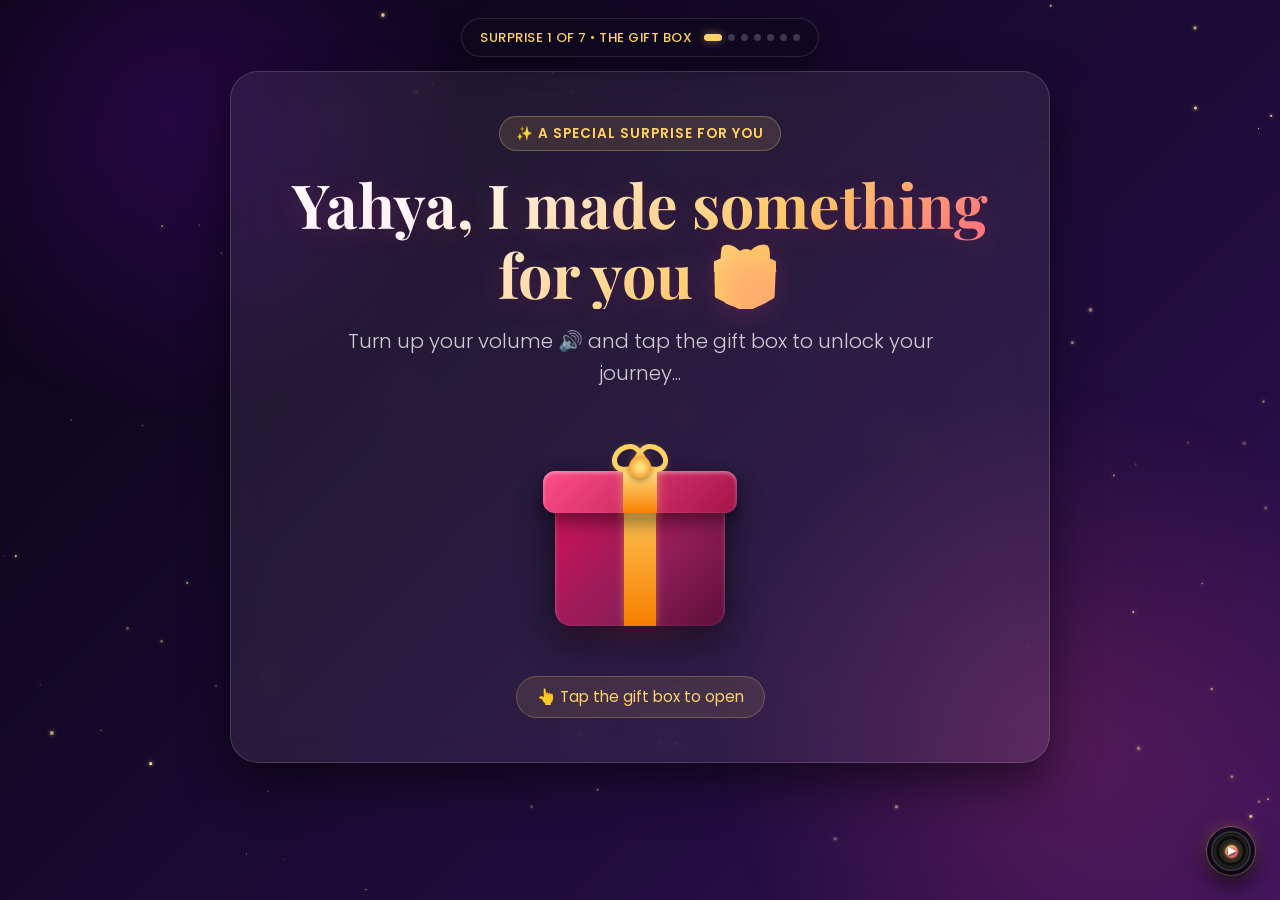
<file: index.html>
<!DOCTYPE html>
<html lang="en">
<head>
  <meta charset="UTF-8">
  <meta name="viewport" content="width=device-width, initial-scale=1.0">
  <title>A Gift For Yahya 🎁</title>
  
  <!-- Google Fonts -->
  <link rel="preconnect" href="https://fonts.googleapis.com">
  <link rel="preconnect" href="https://fonts.gstatic.com" crossorigin>
  <link href="https://fonts.googleapis.com/css2?family=Dancing+Script:wght@600;700&family=Playfair+Display:ital,wght@0,600;0,700;1,600&family=Poppins:wght@300;400;500;600;700&display=swap" rel="stylesheet">
  
  <!-- Shared Stylesheet -->
  <link rel="stylesheet" href="style.css">
</head>
<body>

  <!-- Progress Bar (1 of 7) -->
  <header class="progress-header">
    <span class="progress-step-text">Surprise 1 of 7 • The Gift Box</span>
    <div class="progress-dots">
      <span class="progress-dot active"></span>
      <span class="progress-dot"></span>
      <span class="progress-dot"></span>
      <span class="progress-dot"></span>
      <span class="progress-dot"></span>
      <span class="progress-dot"></span>
      <span class="progress-dot"></span>
    </div>
  </header>

  <!-- Page Content -->
  <main class="page-wrapper">
    <div class="content-container">
      <div class="glass-card">
        <span class="tag-badge">✨ A Special Surprise For You</span>
        <h1 class="title-display"><span class="friend-name">Yahya</span>, I made something for you 🎁</h1>
        <p class="subtitle">Turn up your volume 🔊 and tap the gift box to unlock your journey...</p>

        <!-- 3D Interactive Gift Box -->
        <div class="gift-box-section">
          <div class="gift-wrapper" id="gift-box-wrapper" title="Tap to Open!">
            <div class="gift-glow"></div>
            <div class="gift-lid">
              <div class="gift-bow">
                <div class="bow-loop-left"></div>
                <div class="bow-loop-right"></div>
                <div class="bow-knot"></div>
              </div>
            </div>
            <div class="gift-body"></div>
          </div>
        </div>

        <div class="gift-tap-hint" id="gift-hint-text">
          <span>👆 Tap the gift box to open</span>
        </div>
      </div>
    </div>
  </main>

  <!-- Shared Controller Script -->
  <script src="script.js"></script>
</body>
</html>
</file>
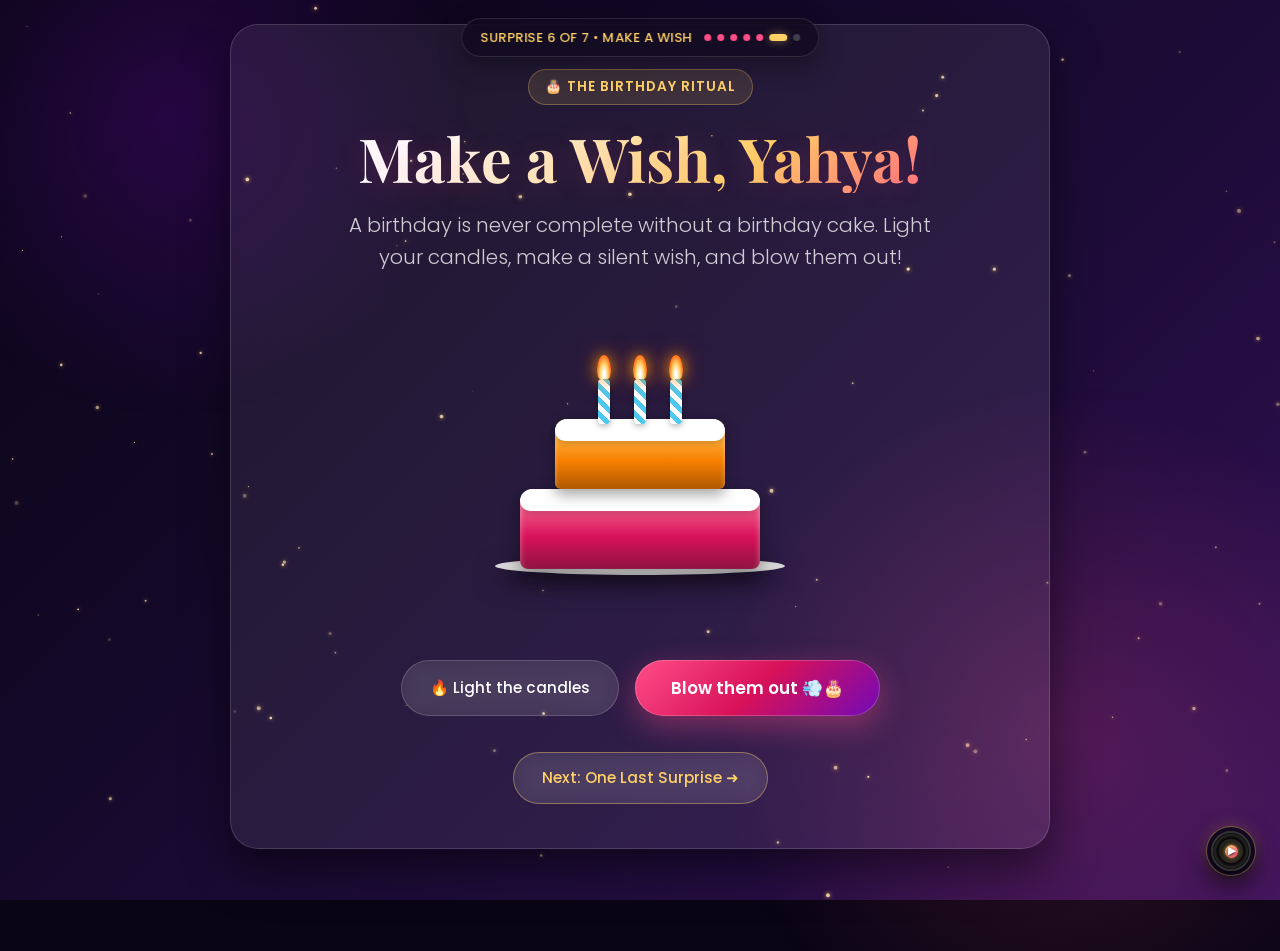
<file: cake.html>
<!DOCTYPE html>
<html lang="en">
<head>
  <meta charset="UTF-8">
  <meta name="viewport" content="width=device-width, initial-scale=1.0">
  <title>Make a Wish, Yahya! 🎂</title>
  
  <!-- Google Fonts -->
  <link rel="preconnect" href="https://fonts.googleapis.com">
  <link rel="preconnect" href="https://fonts.gstatic.com" crossorigin>
  <link href="https://fonts.googleapis.com/css2?family=Dancing+Script:wght@600;700&family=Playfair+Display:ital,wght@0,600;0,700;1,600&family=Poppins:wght@300;400;500;600;700&display=swap" rel="stylesheet">
  
  <!-- Shared Stylesheet -->
  <link rel="stylesheet" href="style.css">
</head>
<body>

  <!-- Progress Bar (6 of 7) -->
  <header class="progress-header">
    <span class="progress-step-text">Surprise 6 of 7 • Make a Wish</span>
    <div class="progress-dots">
      <span class="progress-dot completed"></span>
      <span class="progress-dot completed"></span>
      <span class="progress-dot completed"></span>
      <span class="progress-dot completed"></span>
      <span class="progress-dot completed"></span>
      <span class="progress-dot active"></span>
      <span class="progress-dot"></span>
    </div>
  </header>

  <!-- Page Content -->
  <main class="page-wrapper">
    <div class="content-container">
      <div class="glass-card">
        <span class="tag-badge">🎂 The Birthday Ritual</span>
        <h1 class="title-display">Make a Wish, <span class="friend-name">Yahya</span>!</h1>
        <p class="subtitle">A birthday is never complete without a birthday cake. Light your candles, make a silent wish, and blow them out!</p>

        <!-- Interactive Birthday Cake -->
        <div class="cake-scene">
          <div class="cake-container">
            <!-- Candles Row -->
            <div class="candles-row">
              <!-- Candle 1 -->
              <div class="candle">
                <div class="candle-wick"></div>
                <div class="candle-flame lit"></div>
              </div>
              <!-- Candle 2 -->
              <div class="candle">
                <div class="candle-wick"></div>
                <div class="candle-flame lit"></div>
              </div>
              <!-- Candle 3 -->
              <div class="candle">
                <div class="candle-wick"></div>
                <div class="candle-flame lit"></div>
              </div>
            </div>

            <!-- Top Cake Tier -->
            <div class="cake-tier-top">
              <div class="cake-frosting"></div>
            </div>

            <!-- Bottom Cake Tier -->
            <div class="cake-tier-bottom">
              <div class="cake-frosting"></div>
            </div>

            <!-- Plate -->
            <div class="cake-plate"></div>
          </div>
        </div>

        <!-- Action Buttons -->
        <div class="cake-actions">
          <button id="btn-light-candles" class="btn-secondary" type="button">
            🔥 Light the candles
          </button>
          <button id="btn-blow-candles" class="btn-primary" type="button">
            Blow them out 💨🎂
          </button>
        </div>

        <!-- Next Button -->
        <div style="margin-top: 36px;">
          <a href="final.html" class="btn-secondary" style="border-color: rgba(255, 209, 102, 0.4); color: var(--accent-gold);">
            Next: One Last Surprise ➜
          </a>
        </div>
      </div>
    </div>
  </main>

  <!-- Wish Popup Modal -->
  <div class="wish-popup" id="wish-popup" role="dialog" aria-modal="true">
    <div class="wish-card">
      <div class="wish-icon">🌟</div>
      <h2 class="title-display" style="font-size: 2.2rem; margin-bottom: 12px;">Wish Granted!</h2>
      <p style="font-size: 1.15rem; color: #ffffff; line-height: 1.6; margin-bottom: 24px;">
        May every single dream, ambition, and goal you’ve set your eyes on turn into reality this year, <strong class="friend-name">Yahya</strong>! You are destined for greatness, my brother! 🚀
      </p>
      <div style="display: flex; gap: 12px; justify-content: center; flex-wrap: wrap;">
        <button id="btn-close-wish" class="btn-secondary" type="button">
          Keep Enjoying Cake 🍰
        </button>
        <a href="final.html" class="btn-primary">
          See Grand Finale 🎆 ➜
        </a>
      </div>
    </div>
  </div>

  <!-- Shared Controller Script -->
  <script src="script.js"></script>
</body>
</html>
</file>
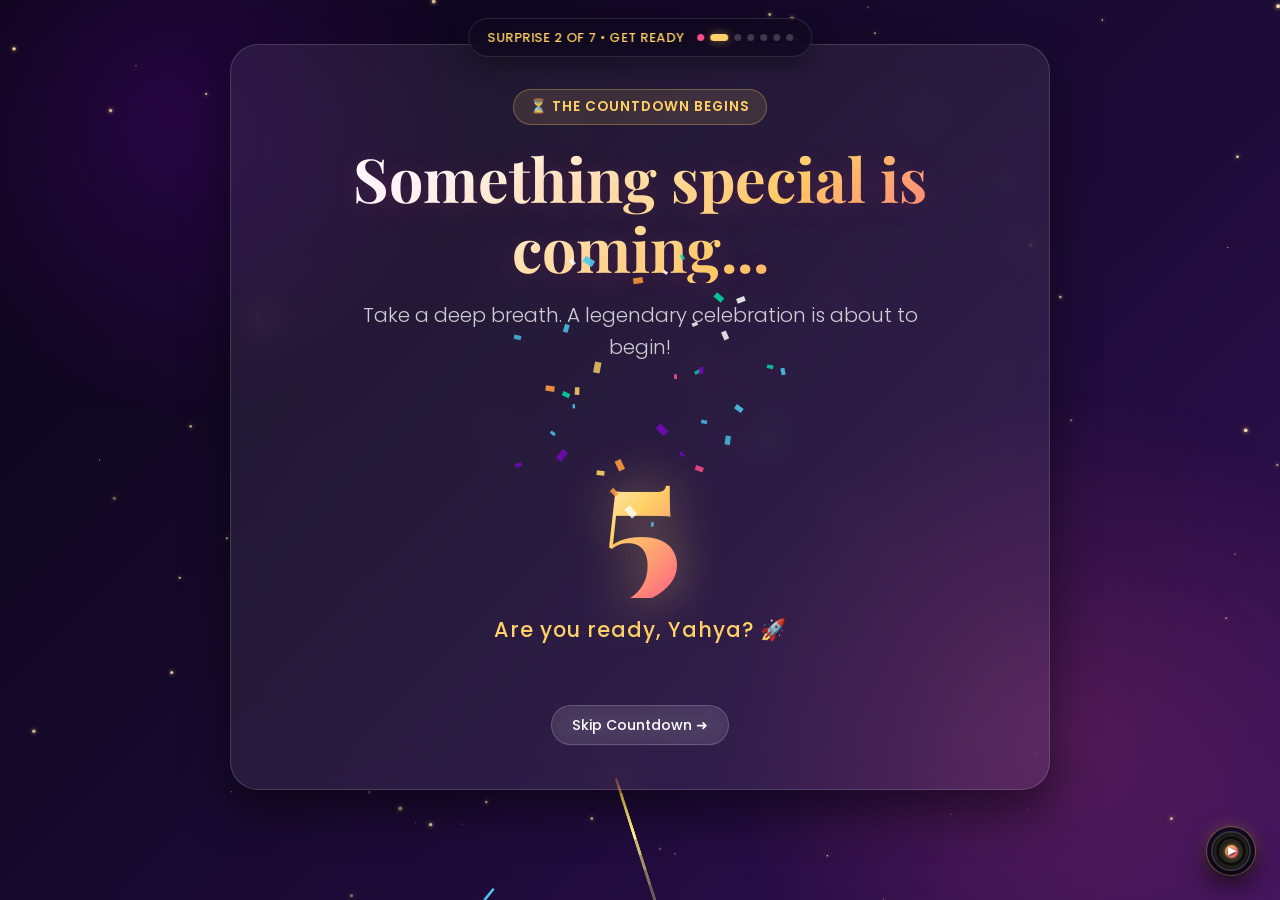
<file: countdown.html>
<!DOCTYPE html>
<html lang="en">
<head>
  <meta charset="UTF-8">
  <meta name="viewport" content="width=device-width, initial-scale=1.0">
  <title>Get Ready, Yahya! ⏳</title>
  
  <!-- Google Fonts -->
  <link rel="preconnect" href="https://fonts.googleapis.com">
  <link rel="preconnect" href="https://fonts.gstatic.com" crossorigin>
  <link href="https://fonts.googleapis.com/css2?family=Dancing+Script:wght@600;700&family=Playfair+Display:ital,wght@0,600;0,700;1,600&family=Poppins:wght@300;400;500;600;700&display=swap" rel="stylesheet">
  
  <!-- Shared Stylesheet -->
  <link rel="stylesheet" href="style.css">
  <style>
    #countdown-canvas {
      position: fixed;
      top: 0;
      left: 0;
      width: 100%;
      height: 100%;
      pointer-events: none;
      z-index: 1;
    }
  </style>
</head>
<body>

  <!-- Fireworks Canvas -->
  <canvas id="countdown-canvas"></canvas>

  <!-- Progress Bar (2 of 7) -->
  <header class="progress-header">
    <span class="progress-step-text">Surprise 2 of 7 • Get Ready</span>
    <div class="progress-dots">
      <span class="progress-dot completed"></span>
      <span class="progress-dot active"></span>
      <span class="progress-dot"></span>
      <span class="progress-dot"></span>
      <span class="progress-dot"></span>
      <span class="progress-dot"></span>
      <span class="progress-dot"></span>
    </div>
  </header>

  <!-- Page Content -->
  <main class="page-wrapper">
    <div class="content-container">
      <div class="glass-card">
        <span class="tag-badge">⏳ The Countdown Begins</span>
        <h1 class="title-display">Something special is coming...</h1>
        <p class="subtitle">Take a deep breath. A legendary celebration is about to begin!</p>

        <!-- Big Countdown Number -->
        <div class="countdown-box">
          <div class="countdown-number" id="countdown-num">5</div>
          <div class="countdown-message" id="countdown-msg">Are you ready, Yahya? 🚀</div>
        </div>

        <div>
          <a href="wish.html" class="btn-secondary" style="font-size: 0.88rem; padding: 8px 20px;">
            Skip Countdown ➜
          </a>
        </div>
      </div>
    </div>
  </main>

  <!-- Shared Controller Script -->
  <script src="script.js"></script>
</body>
</html>
</file>
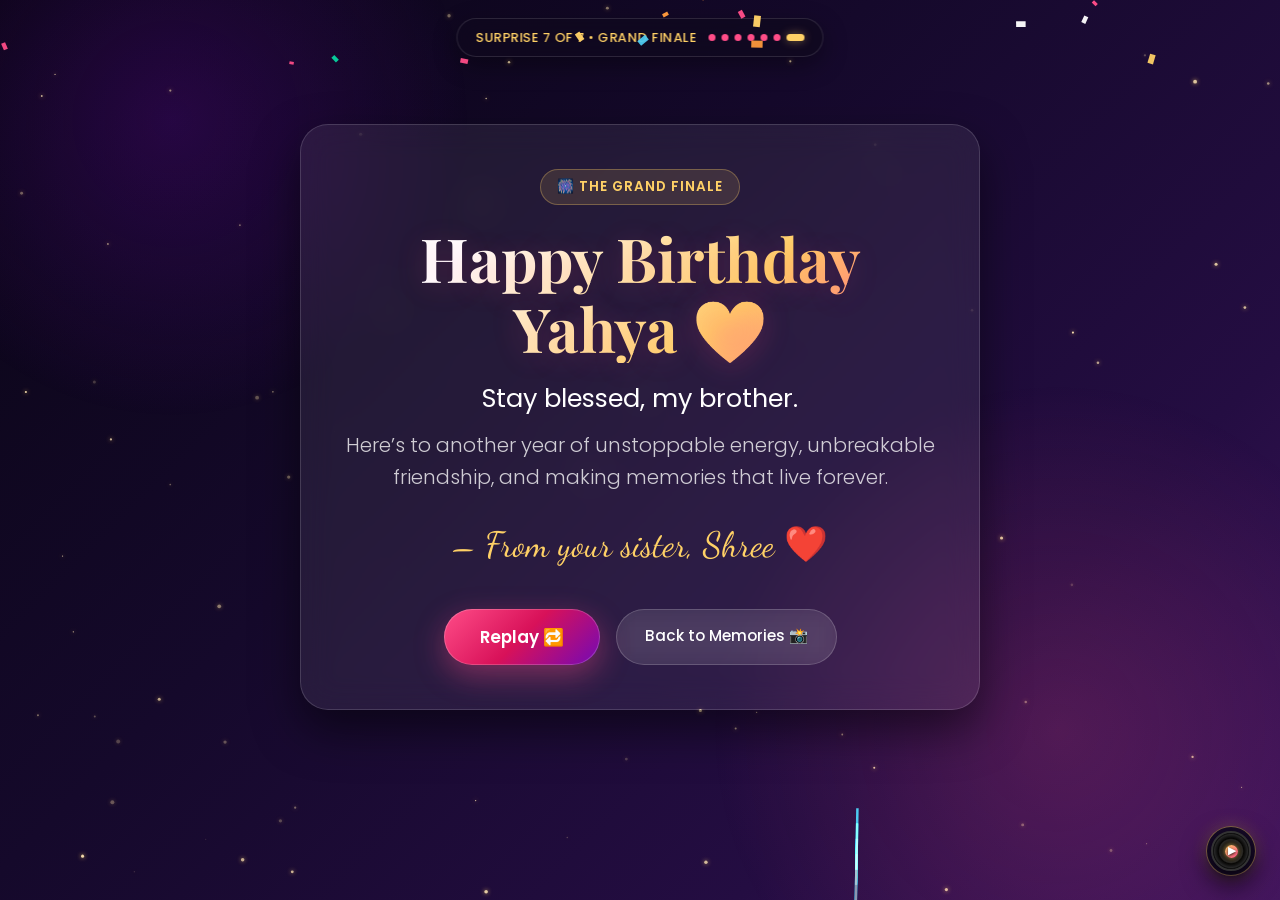
<file: final.html>
<!DOCTYPE html>
<html lang="en">
<head>
  <meta charset="UTF-8">
  <meta name="viewport" content="width=device-width, initial-scale=1.0">
  <title>One Last Surprise, Yahya ❤️</title>
  
  <!-- Google Fonts -->
  <link rel="preconnect" href="https://fonts.googleapis.com">
  <link rel="preconnect" href="https://fonts.gstatic.com" crossorigin>
  <link href="https://fonts.googleapis.com/css2?family=Dancing+Script:wght@600;700&family=Playfair+Display:ital,wght@0,600;0,700;1,600&family=Poppins:wght@300;400;500;600;700&display=swap" rel="stylesheet">
  
  <!-- Shared Stylesheet -->
  <link rel="stylesheet" href="style.css">
</head>
<body>

  <!-- Fullscreen Fireworks Canvas -->
  <canvas id="finale-canvas"></canvas>

  <!-- Progress Bar (7 of 7) -->
  <header class="progress-header">
    <span class="progress-step-text">Surprise 7 of 7 • Grand Finale</span>
    <div class="progress-dots">
      <span class="progress-dot completed"></span>
      <span class="progress-dot completed"></span>
      <span class="progress-dot completed"></span>
      <span class="progress-dot completed"></span>
      <span class="progress-dot completed"></span>
      <span class="progress-dot completed"></span>
      <span class="progress-dot active"></span>
    </div>
  </header>

  <!-- Page Content -->
  <main class="page-wrapper">
    <div class="content-container">
      <div class="glass-card finale-card">
        <span class="tag-badge">🎆 The Grand Finale</span>
        <h1 class="title-display">Happy Birthday <span class="friend-name">Yahya</span> ❤️</h1>
        
        <p style="font-size: clamp(1.2rem, 3vw, 1.6rem); color: #ffffff; font-weight: 400; line-height: 1.5; margin-bottom: 12px;">
          Stay blessed, my brother.
        </p>

        <p class="subtitle" style="margin-bottom: 24px;">
          Here’s to another year of unstoppable energy, unbreakable friendship, and making memories that live forever.
        </p>

        <span class="finale-brotherhood-badge">
          – From your sister, <span class="my-name">Shree</span> ❤️
        </span>

        <!-- Action Controls -->
        <div class="finale-buttons">
          <button id="btn-replay-journey" class="btn-primary" type="button">
            Replay 🔁
          </button>
          <a href="memories.html" class="btn-secondary">
            Back to Memories 📸
          </a>
        </div>
      </div>
    </div>
  </main>

  <!-- Shared Controller Script -->
  <script src="script.js"></script>
</body>
</html>
</file>
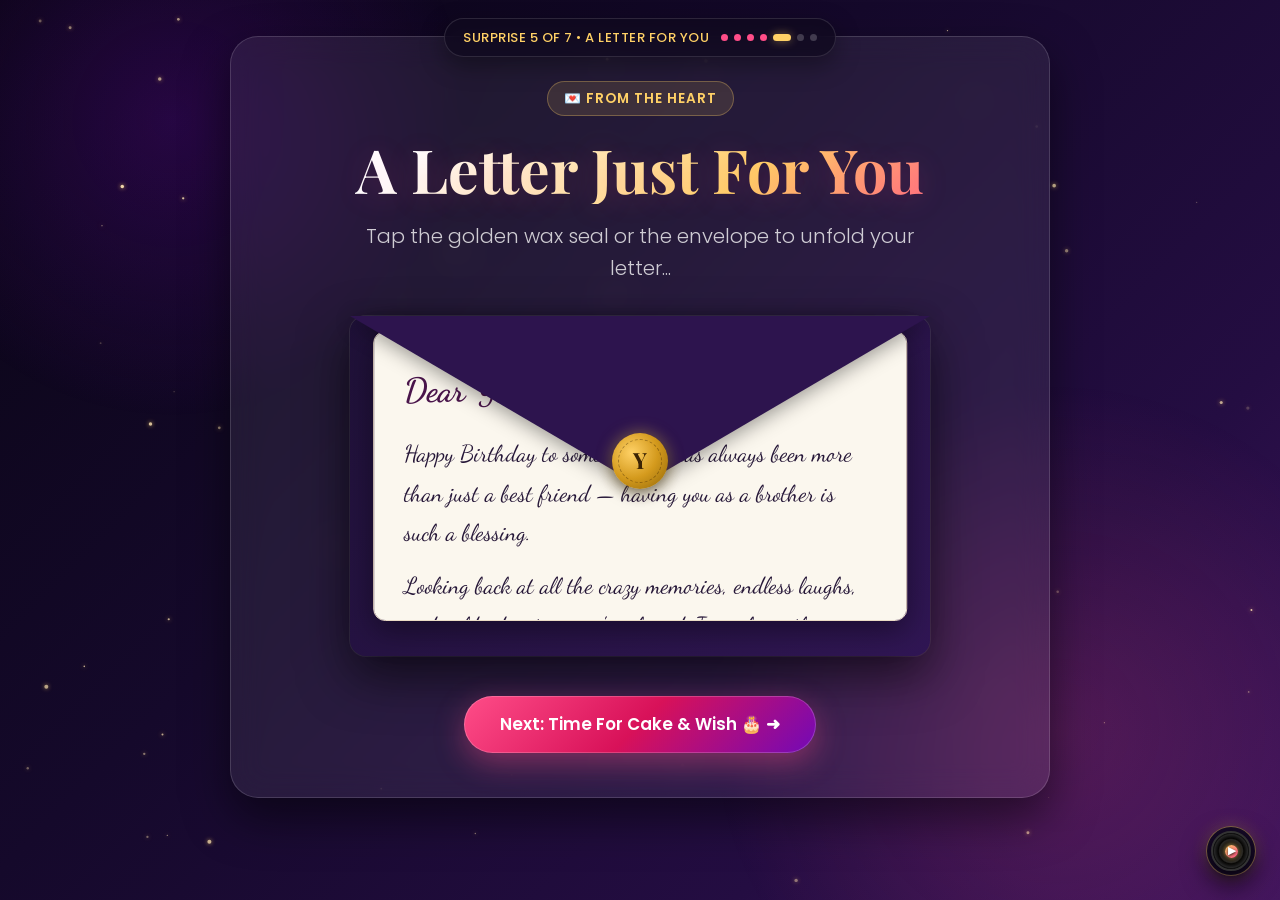
<file: letter.html>
<!DOCTYPE html>
<html lang="en">
<head>
  <meta charset="UTF-8">
  <meta name="viewport" content="width=device-width, initial-scale=1.0">
  <title>A Letter For Yahya 💌</title>
  
  <!-- Google Fonts -->
  <link rel="preconnect" href="https://fonts.googleapis.com">
  <link rel="preconnect" href="https://fonts.gstatic.com" crossorigin>
  <link href="https://fonts.googleapis.com/css2?family=Dancing+Script:wght@600;700&family=Playfair+Display:ital,wght@0,600;0,700;1,600&family=Poppins:wght@300;400;500;600;700&display=swap" rel="stylesheet">
  
  <!-- Shared Stylesheet -->
  <link rel="stylesheet" href="style.css">
</head>
<body>

  <!-- Progress Bar (5 of 7) -->
  <header class="progress-header">
    <span class="progress-step-text">Surprise 5 of 7 • A Letter For You</span>
    <div class="progress-dots">
      <span class="progress-dot completed"></span>
      <span class="progress-dot completed"></span>
      <span class="progress-dot completed"></span>
      <span class="progress-dot completed"></span>
      <span class="progress-dot active"></span>
      <span class="progress-dot"></span>
      <span class="progress-dot"></span>
    </div>
  </header>

  <!-- Page Content -->
  <main class="page-wrapper">
    <div class="content-container">
      <div class="glass-card">
        <span class="tag-badge">💌 From The Heart</span>
        <h1 class="title-display">A Letter Just For You</h1>
        <p class="subtitle" id="letter-tap-hint">Tap the golden wax seal or the envelope to unfold your letter...</p>

        <!-- Interactive 3D Envelope -->
        <div class="envelope-section">
          <div class="envelope-wrapper">
            <div class="envelope" id="interactive-envelope" title="Tap to Open Letter">
              <div class="envelope-flap"></div>
              <div class="wax-seal">Y</div>
              
              <!-- Letter Paper Sheet -->
              <div class="letter-paper">
                <h2 class="letter-salutation" id="letter-salutation">Dear Yahya,</h2>
                <div class="letter-text" id="letter-content-body">
                  <p>Happy Birthday to someone who has always been more than just a best friend — having you as a brother is such a blessing.</p>
                  <p>Looking back at all the crazy memories, endless laughs, and wild adventures we've shared, I can honestly say life would be so dull without you.</p>
                  <p>Thank you for always having my back, for keeping it 100% real, and for being the kind of loyal brother and friend anyone in the world would be lucky to have.</p>
                  <p>May this year bring you boundless happiness, massive success in every goal you chase, great health, and all the blessings you deserve. Keep shining and staying the humble, amazing person you are.</p>
                </div>
                <div class="letter-signature" id="letter-signature">
                  Forever your sister,<br>– Shree ❤️
                </div>
              </div>
            </div>
          </div>
        </div>

        <!-- Next Button -->
        <div style="margin-top: 20px;">
          <a href="cake.html" class="btn-primary">
            Next: Time For Cake & Wish 🎂 ➜
          </a>
        </div>
      </div>
    </div>
  </main>

  <!-- Shared Controller Script -->
  <script src="script.js"></script>
</body>
</html>
</file>
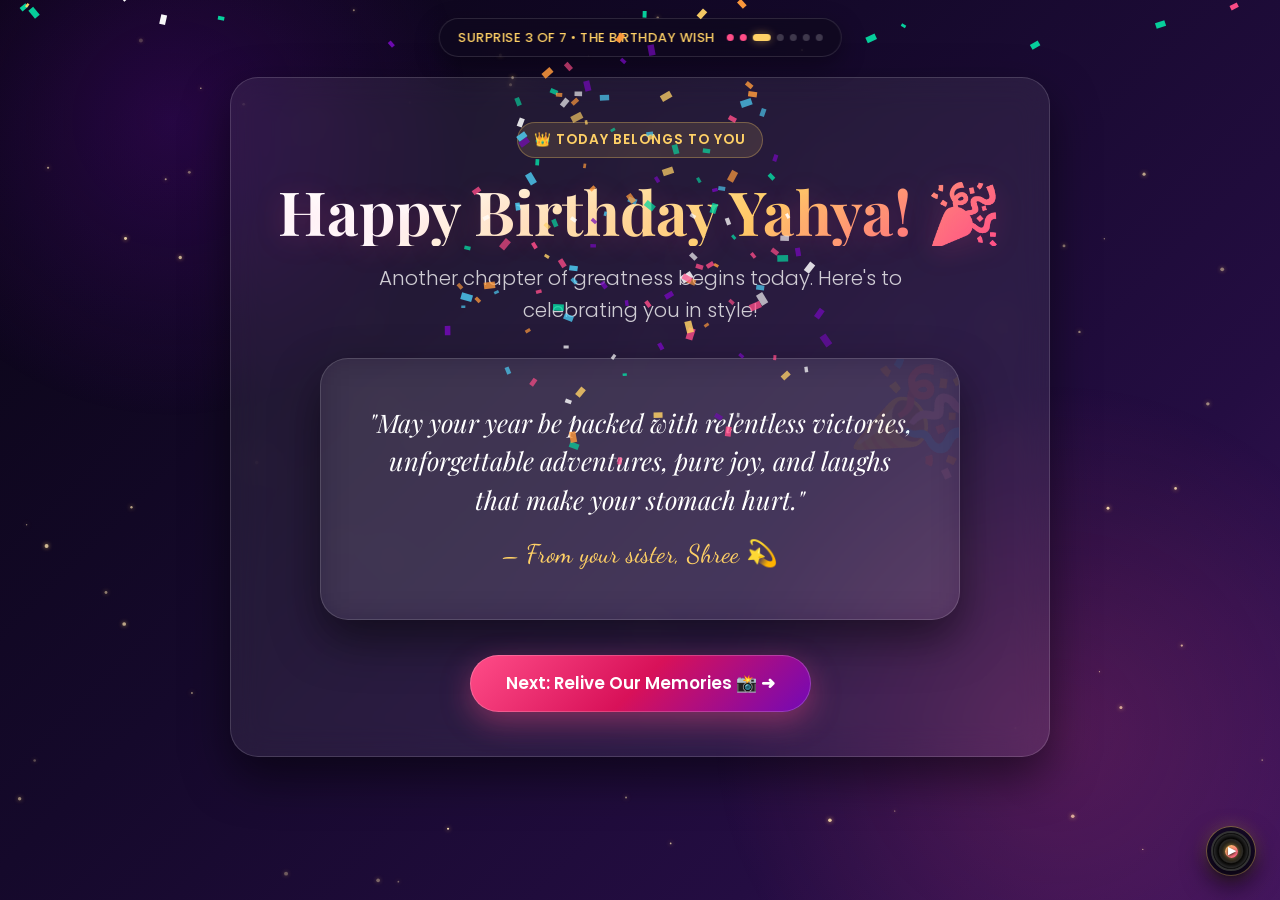
<file: wish.html>
<!DOCTYPE html>
<html lang="en">
<head>
  <meta charset="UTF-8">
  <meta name="viewport" content="width=device-width, initial-scale=1.0">
  <title>Happy Birthday Yahya! 🎉</title>
  
  <!-- Google Fonts -->
  <link rel="preconnect" href="https://fonts.googleapis.com">
  <link rel="preconnect" href="https://fonts.gstatic.com" crossorigin>
  <link href="https://fonts.googleapis.com/css2?family=Dancing+Script:wght@600;700&family=Playfair+Display:ital,wght@0,600;0,700;1,600&family=Poppins:wght@300;400;500;600;700&display=swap" rel="stylesheet">
  
  <!-- Shared Stylesheet -->
  <link rel="stylesheet" href="style.css">
</head>
<body>

  <!-- Floating Balloons Layer -->
  <div class="balloons-container" id="balloons-container"></div>

  <!-- Progress Bar (3 of 7) -->
  <header class="progress-header">
    <span class="progress-step-text">Surprise 3 of 7 • The Birthday Wish</span>
    <div class="progress-dots">
      <span class="progress-dot completed"></span>
      <span class="progress-dot completed"></span>
      <span class="progress-dot active"></span>
      <span class="progress-dot"></span>
      <span class="progress-dot"></span>
      <span class="progress-dot"></span>
      <span class="progress-dot"></span>
    </div>
  </header>

  <!-- Page Content -->
  <main class="page-wrapper">
    <div class="content-container">
      <div class="glass-card">
        <span class="tag-badge">👑 Today Belongs To You</span>
        <h1 class="title-display">Happy Birthday <span class="friend-name">Yahya</span>! 🎉</h1>
        <p class="subtitle">Another chapter of greatness begins today. Here's to celebrating you in style!</p>

        <!-- Birthday Highlight Card -->
        <div class="wish-highlight-card glass-card" style="background: rgba(255, 255, 255, 0.05); margin-bottom: 35px;">
          <p class="wish-quote">
            "May your year be packed with relentless victories, unforgettable adventures, pure joy, and laughs that make your stomach hurt."
          </p>
          <div class="wish-from-tag">
            – From your sister, <span class="my-name">Shree</span> 💫
          </div>
        </div>

        <!-- Next Button -->
        <div>
          <a href="memories.html" class="btn-primary">
            Next: Relive Our Memories 📸 ➜
          </a>
        </div>
      </div>
    </div>
  </main>

  <!-- Shared Controller Script -->
  <script src="script.js"></script>
</body>
</html>
</file>
<file: style.css>
/* ==========================================================================
   Surprise Birthday Website for Yahya from Shree
   Theme: Deep Cinematic Purple/Navy to Gold & Rose with Glassmorphism
   ========================================================================== */

:root {
  /* Color Palette */
  --bg-deep-space: #090514;
  --bg-gradient: linear-gradient(135deg, #090514 0%, #15092b 40%, #240d42 75%, #3d145c 100%);
  --accent-gold: #ffd166;
  --accent-gold-glow: rgba(255, 209, 102, 0.45);
  --accent-rose: #ff4d88;
  --accent-rose-glow: rgba(255, 77, 136, 0.4);
  --accent-cyan: #4cc9f0;
  --accent-purple: #7209b7;
  
  /* Glassmorphism */
  --glass-bg: rgba(255, 255, 255, 0.07);
  --glass-bg-hover: rgba(255, 255, 255, 0.12);
  --glass-border: rgba(255, 255, 255, 0.15);
  --glass-shadow: 0 20px 45px rgba(0, 0, 0, 0.5);
  --glass-blur: blur(16px);
  
  /* Text */
  --text-primary: #ffffff;
  --text-secondary: rgba(255, 255, 255, 0.78);
  --text-muted: rgba(255, 255, 255, 0.5);
  --font-body: 'Poppins', -apple-system, BlinkMacSystemFont, 'Segoe UI', Roboto, sans-serif;
  --font-heading: 'Playfair Display', Georgia, serif;
  --font-handwriting: 'Dancing Script', cursive;

  /* Transitions */
  --transition-fast: 0.25s cubic-bezier(0.4, 0, 0.2, 1);
  --transition-normal: 0.4s cubic-bezier(0.4, 0, 0.2, 1);
  --transition-slow: 0.8s cubic-bezier(0.4, 0, 0.2, 1);
  --radius-sm: 10px;
  --radius-md: 18px;
  --radius-lg: 28px;
}

/* Reset & Base */
*, *::before, *::after {
  box-sizing: border-box;
  margin: 0;
  padding: 0;
  -webkit-tap-highlight-color: transparent;
}

html, body {
  width: 100%;
  min-height: 100%;
  background: var(--bg-deep-space);
  background-image: var(--bg-gradient);
  background-attachment: fixed;
  color: var(--text-primary);
  font-family: var(--font-body);
  overflow-x: hidden;
  font-size: 16px;
  line-height: 1.6;
}

/* Ambient Animated Background Glows */
body::before {
  content: '';
  position: fixed;
  top: -20%;
  left: -10%;
  width: 60vw;
  height: 60vw;
  max-width: 600px;
  max-height: 600px;
  background: radial-gradient(circle, rgba(114, 9, 183, 0.25) 0%, transparent 70%);
  border-radius: 50%;
  pointer-events: none;
  z-index: 0;
  animation: floatOrb 18s ease-in-out infinite alternate;
}

body::after {
  content: '';
  position: fixed;
  bottom: -20%;
  right: -10%;
  width: 70vw;
  height: 70vw;
  max-width: 700px;
  max-height: 700px;
  background: radial-gradient(circle, rgba(255, 77, 136, 0.18) 0%, transparent 70%);
  border-radius: 50%;
  pointer-events: none;
  z-index: 0;
  animation: floatOrb 22s ease-in-out infinite alternate-reverse;
}

@keyframes floatOrb {
  0% { transform: translate(0, 0) scale(1); }
  50% { transform: translate(40px, -30px) scale(1.15); }
  100% { transform: translate(-30px, 40px) scale(0.95); }
}

/* Star canvas background */
#ambient-stars {
  position: fixed;
  top: 0;
  left: 0;
  width: 100%;
  height: 100%;
  pointer-events: none;
  z-index: 0;
}

/* ==========================================================================
   Page Layout & Common Components
   ========================================================================== */

.page-wrapper {
  position: relative;
  z-index: 2;
  min-height: 100vh;
  display: flex;
  flex-direction: column;
  align-items: center;
  justify-content: center;
  padding: 24px 20px 90px;
  opacity: 0;
  transform: translateY(12px);
  animation: pageFadeIn 0.7s cubic-bezier(0.2, 0.8, 0.2, 1) forwards;
}

@keyframes pageFadeIn {
  to {
    opacity: 1;
    transform: translateY(0);
  }
}

.content-container {
  width: 100%;
  max-width: 820px;
  margin: 0 auto;
  text-align: center;
  position: relative;
  z-index: 2;
}

/* Glassmorphism Card */
.glass-card {
  background: var(--glass-bg);
  backdrop-filter: var(--glass-blur);
  -webkit-backdrop-filter: var(--glass-blur);
  border: 1px solid var(--glass-border);
  box-shadow: var(--glass-shadow);
  border-radius: var(--radius-lg);
  padding: clamp(24px, 5vw, 44px);
  transition: transform var(--transition-normal), border-color var(--transition-normal);
}

.glass-card:hover {
  border-color: rgba(255, 209, 102, 0.3);
}

/* Progress Tracker Bar */
.progress-header {
  position: fixed;
  top: 18px;
  left: 50%;
  transform: translateX(-50%);
  z-index: 100;
  display: flex;
  align-items: center;
  gap: 12px;
  background: rgba(15, 8, 30, 0.75);
  backdrop-filter: blur(12px);
  -webkit-backdrop-filter: blur(12px);
  border: 1px solid rgba(255, 255, 255, 0.12);
  padding: 8px 18px;
  border-radius: 50px;
  box-shadow: 0 8px 24px rgba(0, 0, 0, 0.35);
}

.progress-step-text {
  font-size: 0.82rem;
  font-weight: 500;
  color: var(--accent-gold);
  letter-spacing: 0.5px;
  text-transform: uppercase;
}

.progress-dots {
  display: flex;
  align-items: center;
  gap: 6px;
}

.progress-dot {
  width: 7px;
  height: 7px;
  border-radius: 50%;
  background: rgba(255, 255, 255, 0.2);
  transition: all var(--transition-normal);
}

.progress-dot.active {
  background: var(--accent-gold);
  width: 18px;
  border-radius: 10px;
  box-shadow: 0 0 10px var(--accent-gold-glow);
}

.progress-dot.completed {
  background: var(--accent-rose);
}

/* Typography */
.tag-badge {
  display: inline-flex;
  align-items: center;
  gap: 6px;
  background: rgba(255, 209, 102, 0.12);
  border: 1px solid rgba(255, 209, 102, 0.3);
  color: var(--accent-gold);
  font-size: 0.85rem;
  font-weight: 600;
  letter-spacing: 1px;
  text-transform: uppercase;
  padding: 6px 16px;
  border-radius: 50px;
  margin-bottom: 18px;
}

.title-display {
  font-family: var(--font-heading);
  font-size: clamp(2rem, 5.5vw, 3.8rem);
  font-weight: 700;
  line-height: 1.15;
  margin-bottom: 16px;
  background: linear-gradient(135deg, #ffffff 20%, #ffd166 65%, #ff4d88 100%);
  -webkit-background-clip: text;
  -webkit-text-fill-color: transparent;
  text-shadow: 0 4px 30px rgba(255, 77, 136, 0.2);
}

.subtitle {
  font-size: clamp(1rem, 2.5vw, 1.25rem);
  color: var(--text-secondary);
  max-width: 600px;
  margin: 0 auto 32px;
  font-weight: 300;
}

/* Buttons */
.btn-primary {
  display: inline-flex;
  align-items: center;
  justify-content: center;
  gap: 12px;
  background: linear-gradient(135deg, #ff4d88 0%, #d81159 50%, #7209b7 100%);
  color: #ffffff;
  font-family: var(--font-body);
  font-size: 1.05rem;
  font-weight: 600;
  padding: 15px 36px;
  border-radius: 50px;
  border: none;
  cursor: pointer;
  text-decoration: none;
  box-shadow: 0 10px 30px var(--accent-rose-glow), 0 0 0 1px rgba(255, 255, 255, 0.2) inset;
  transition: all var(--transition-normal);
  position: relative;
  overflow: hidden;
}

.btn-primary::before {
  content: '';
  position: absolute;
  top: 0;
  left: -100%;
  width: 100%;
  height: 100%;
  background: linear-gradient(90deg, transparent, rgba(255, 255, 255, 0.25), transparent);
  transition: left 0.6s ease;
}

.btn-primary:hover {
  transform: translateY(-3px) scale(1.02);
  box-shadow: 0 16px 38px var(--accent-rose-glow), 0 0 25px rgba(255, 209, 102, 0.4);
}

.btn-primary:hover::before {
  left: 100%;
}

.btn-primary:active {
  transform: translateY(0) scale(0.98);
}

.btn-secondary {
  display: inline-flex;
  align-items: center;
  justify-content: center;
  gap: 10px;
  background: rgba(255, 255, 255, 0.08);
  backdrop-filter: blur(10px);
  color: var(--text-primary);
  font-family: var(--font-body);
  font-size: 0.95rem;
  font-weight: 500;
  padding: 13px 28px;
  border-radius: 50px;
  border: 1px solid rgba(255, 255, 255, 0.18);
  cursor: pointer;
  text-decoration: none;
  transition: all var(--transition-normal);
}

.btn-secondary:hover {
  background: rgba(255, 255, 255, 0.16);
  border-color: var(--accent-gold);
  color: var(--accent-gold);
  transform: translateY(-2px);
}

/* ==========================================================================
   Floating Music Player Widget
   ========================================================================== */

.floating-music-player {
  position: fixed;
  bottom: 24px;
  right: 24px;
  z-index: 1000;
  display: flex;
  align-items: center;
  justify-content: center;
  background: rgba(14, 8, 30, 0.85);
  backdrop-filter: blur(16px);
  -webkit-backdrop-filter: blur(16px);
  border: 1.5px solid rgba(255, 209, 102, 0.45);
  width: 50px;
  height: 50px;
  padding: 0;
  border-radius: 50%;
  box-shadow: 0 10px 25px rgba(0, 0, 0, 0.6), 0 0 16px rgba(255, 209, 102, 0.25);
  cursor: pointer;
  user-select: none;
  transition: all var(--transition-normal);
}

.floating-music-player:hover {
  transform: scale(1.1);
  border-color: var(--accent-gold);
  box-shadow: 0 14px 30px rgba(0, 0, 0, 0.7), 0 0 25px rgba(255, 209, 102, 0.5);
}

.vinyl-disc {
  width: 40px;
  height: 40px;
  border-radius: 50%;
  background: radial-gradient(circle at center, #111 35%, #222 45%, #050505 50%, #252525 65%, #080808 70%);
  border: 2px solid #333;
  box-shadow: 0 4px 12px rgba(0, 0, 0, 0.7);
  display: flex;
  align-items: center;
  justify-content: center;
  position: relative;
  overflow: visible;
  transition: transform 0.3s ease;
}

.vinyl-disc::after {
  content: '';
  width: 13px;
  height: 13px;
  border-radius: 50%;
  background: linear-gradient(135deg, var(--accent-gold), var(--accent-rose));
  box-shadow: 0 0 6px rgba(255, 209, 102, 0.8);
}

.vinyl-disc.spinning {
  animation: spinVinyl 3.5s linear infinite;
}

.vinyl-disc.paused::before {
  content: '▶';
  position: absolute;
  font-size: 11px;
  color: #ffffff;
  z-index: 10;
  text-shadow: 0 1px 3px rgba(0, 0, 0, 0.9);
  padding-left: 2px;
}

@keyframes spinVinyl {
  from { transform: rotate(0deg); }
  to { transform: rotate(360deg); }
}

/* Floating Music Notes */
.note-particle {
  position: absolute;
  color: var(--accent-gold);
  font-size: 14px;
  pointer-events: none;
  z-index: 1001;
  animation: floatNote 1.8s ease-out forwards;
}

@keyframes floatNote {
  0% {
    opacity: 0;
    transform: translate(0, 0) scale(0.6);
  }
  20% {
    opacity: 1;
    transform: translate(-10px, -15px) scale(1);
  }
  100% {
    opacity: 0;
    transform: translate(-25px, -55px) scale(1.3) rotate(25deg);
  }
}

/* ==========================================================================
   PAGE 1: The Gift Box (index.html)
   ========================================================================== */

.gift-box-section {
  display: flex;
  flex-direction: column;
  align-items: center;
  margin: 20px 0 35px;
}

.gift-wrapper {
  position: relative;
  width: 220px;
  height: 220px;
  cursor: pointer;
  perspective: 1000px;
  user-select: none;
  transition: transform var(--transition-fast);
}

.gift-wrapper:hover {
  transform: scale(1.05);
}

.gift-wrapper:active {
  transform: scale(0.98);
}

/* Glow under box */
.gift-glow {
  position: absolute;
  bottom: 0;
  left: 50%;
  transform: translateX(-50%);
  width: 190px;
  height: 35px;
  background: radial-gradient(ellipse at center, var(--accent-rose-glow) 0%, transparent 75%);
  filter: blur(10px);
  transition: all var(--transition-normal);
}

.gift-wrapper:hover .gift-glow {
  width: 240px;
  height: 50px;
  background: radial-gradient(ellipse at center, rgba(255, 209, 102, 0.6) 0%, transparent 75%);
}

/* Gift Box Body */
.gift-body {
  position: absolute;
  bottom: 15px;
  left: 50%;
  transform: translateX(-50%);
  width: 170px;
  height: 140px;
  background: linear-gradient(135deg, #d81159 0%, #8f1d58 60%, #5c0f38 100%);
  border-radius: 0 0 16px 16px;
  box-shadow: 0 15px 35px rgba(0, 0, 0, 0.6), inset 0 2px 4px rgba(255, 255, 255, 0.3);
  overflow: hidden;
  z-index: 2;
}

.gift-body::before {
  content: '';
  position: absolute;
  top: 0;
  left: 50%;
  transform: translateX(-50%);
  width: 32px;
  height: 100%;
  background: linear-gradient(180deg, #ffd166 0%, #f77f00 100%);
  box-shadow: 0 0 10px rgba(255, 209, 102, 0.4);
}

/* Gift Box Lid */
.gift-lid {
  position: absolute;
  top: 50px;
  left: 50%;
  transform: translateX(-50%);
  width: 194px;
  height: 42px;
  background: linear-gradient(135deg, #ff4d88 0%, #a41349 100%);
  border-radius: 12px;
  box-shadow: 0 8px 20px rgba(0, 0, 0, 0.5), inset 0 2px 4px rgba(255, 255, 255, 0.4);
  z-index: 4;
  transition: transform 0.8s cubic-bezier(0.34, 1.56, 0.64, 1), opacity 0.6s ease;
}

.gift-lid::before {
  content: '';
  position: absolute;
  top: 0;
  left: 50%;
  transform: translateX(-50%);
  width: 34px;
  height: 100%;
  background: linear-gradient(180deg, #ffe082 0%, #f77f00 100%);
  box-shadow: 0 0 10px rgba(255, 209, 102, 0.5);
}

/* Gift Bow */
.gift-bow {
  position: absolute;
  top: -30px;
  left: 50%;
  transform: translateX(-50%);
  width: 70px;
  height: 35px;
  z-index: 5;
}

.bow-knot {
  position: absolute;
  top: 15px;
  left: 50%;
  transform: translateX(-50%);
  width: 22px;
  height: 22px;
  background: radial-gradient(circle, #ffe082 20%, #f77f00 100%);
  border-radius: 50%;
  box-shadow: 0 2px 6px rgba(0, 0, 0, 0.4);
  z-index: 6;
}

.bow-loop-left, .bow-loop-right {
  position: absolute;
  top: 4px;
  width: 32px;
  height: 26px;
  border: 5px solid #ffd166;
  border-radius: 50% 50% 10% 50%;
  box-shadow: 0 4px 10px rgba(255, 209, 102, 0.3);
}

.bow-loop-left {
  left: 6px;
  transform: rotate(-35deg);
}

.bow-loop-right {
  right: 6px;
  border-radius: 50% 50% 50% 10%;
  transform: rotate(35deg);
}

/* Gift Box Opening Animation */
.gift-wrapper.opened .gift-lid {
  transform: translateX(-50%) translateY(-110px) rotate(-22deg) scale(1.1);
  opacity: 0.9;
}

.gift-wrapper.opened .gift-glow {
  width: 320px;
  height: 90px;
  background: radial-gradient(ellipse at center, rgba(255, 209, 102, 0.9) 0%, rgba(255, 77, 136, 0.5) 50%, transparent 80%);
}

.gift-tap-hint {
  display: inline-flex;
  align-items: center;
  gap: 8px;
  font-size: 0.95rem;
  color: var(--accent-gold);
  background: rgba(255, 209, 102, 0.1);
  border: 1px solid rgba(255, 209, 102, 0.25);
  padding: 8px 20px;
  border-radius: 50px;
  animation: pulseHint 2s infinite ease-in-out;
}

@keyframes pulseHint {
  0%, 100% { transform: scale(1); opacity: 0.85; }
  50% { transform: scale(1.05); opacity: 1; box-shadow: 0 0 18px var(--accent-gold-glow); }
}

/* ==========================================================================
   PAGE 2: The Countdown (countdown.html)
   ========================================================================== */

.countdown-box {
  display: flex;
  flex-direction: column;
  align-items: center;
  justify-content: center;
  min-height: 280px;
  margin: 30px 0;
  position: relative;
}

.countdown-number {
  font-family: var(--font-heading);
  font-size: clamp(6.5rem, 20vw, 11rem);
  font-weight: 800;
  line-height: 1;
  background: linear-gradient(135deg, #ffffff 10%, #ffd166 50%, #ff4d88 100%);
  -webkit-background-clip: text;
  -webkit-text-fill-color: transparent;
  text-shadow: 0 0 50px var(--accent-gold-glow);
  transform-origin: center center;
  display: inline-block;
}

.count-animate {
  animation: countPulse 0.95s cubic-bezier(0.2, 0.8, 0.2, 1) forwards;
}

@keyframes countPulse {
  0% {
    transform: scale(0.3) rotate(-8deg);
    opacity: 0;
    filter: blur(10px);
  }
  40% {
    transform: scale(1.15) rotate(3deg);
    opacity: 1;
    filter: blur(0);
  }
  70% {
    transform: scale(0.98) rotate(0deg);
  }
  100% {
    transform: scale(1) rotate(0deg);
    opacity: 1;
  }
}

.countdown-message {
  font-size: 1.3rem;
  font-weight: 500;
  color: var(--accent-gold);
  letter-spacing: 1px;
  margin-top: 15px;
  min-height: 35px;
}

/* ==========================================================================
   PAGE 3: The Wish (wish.html)
   ========================================================================== */

.balloons-container {
  position: fixed;
  top: 0;
  left: 0;
  width: 100%;
  height: 100%;
  pointer-events: none;
  z-index: 1;
  overflow: hidden;
}

.balloon {
  position: absolute;
  bottom: -150px;
  width: 60px;
  height: 75px;
  border-radius: 50% 50% 50% 50% / 40% 40% 60% 60%;
  opacity: 0.85;
  box-shadow: inset 10px 10px 15px rgba(255, 255, 255, 0.3), inset -5px -5px 15px rgba(0, 0, 0, 0.3), 0 10px 20px rgba(0, 0, 0, 0.4);
  animation: floatUpBalloon 9s linear infinite;
}

.balloon::after {
  content: '';
  position: absolute;
  bottom: -18px;
  left: 50%;
  transform: translateX(-50%);
  width: 2px;
  height: 25px;
  background: rgba(255, 255, 255, 0.3);
}

@keyframes floatUpBalloon {
  0% {
    transform: translateY(0) rotate(0deg);
    opacity: 0;
  }
  10% {
    opacity: 0.9;
  }
  90% {
    opacity: 0.9;
  }
  100% {
    transform: translateY(-120vh) rotate(20deg);
    opacity: 0;
  }
}

.wish-highlight-card {
  margin: 30px auto;
  max-width: 640px;
  position: relative;
  overflow: hidden;
}

.wish-highlight-card::before {
  content: '🎉';
  position: absolute;
  top: -20px;
  right: -20px;
  font-size: 6rem;
  opacity: 0.08;
  transform: rotate(20deg);
  pointer-events: none;
}

.wish-quote {
  font-family: var(--font-heading);
  font-size: clamp(1.2rem, 3vw, 1.6rem);
  font-style: italic;
  color: #ffffff;
  line-height: 1.5;
  margin-bottom: 16px;
}

.wish-from-tag {
  font-family: var(--font-handwriting);
  font-size: 1.6rem;
  color: var(--accent-gold);
}

/* ==========================================================================
   PAGE 4: Auto-Moving Memories Showcase (memories.html)
   ========================================================================== */

.showcase-wrapper {
  width: 100%;
  max-width: 480px;
  margin: 0 auto;
  position: relative;
  user-select: none;
}

.showcase-stage {
  position: relative;
  width: 100%;
  height: 480px;
  perspective: 1200px;
  display: flex;
  align-items: center;
  justify-content: center;
  margin: 10px auto 16px;
}

.showcase-card {
  position: absolute;
  width: 100%;
  max-width: 410px;
  background: #fbfbfc;
  padding: 14px 14px 20px;
  border-radius: 8px;
  box-shadow: 0 20px 50px rgba(0, 0, 0, 0.65), 0 0 25px rgba(255, 209, 102, 0.2);
  cursor: pointer;
  transition: box-shadow 0.3s ease, transform 0.35s ease;
  will-change: transform, opacity;
}

.showcase-card:hover {
  box-shadow: 0 26px 60px rgba(0, 0, 0, 0.8), 0 0 35px rgba(255, 209, 102, 0.45);
  transform: scale(1.02) rotate(0deg) !important;
}

/* Slide in / out keyframes */
.showcase-card.slide-in-right {
  animation: slideInRight 0.52s cubic-bezier(0.2, 0.8, 0.2, 1.05) forwards;
}

.showcase-card.slide-out-left {
  animation: slideOutLeft 0.48s cubic-bezier(0.4, 0, 0.2, 1) forwards;
}

.showcase-card.slide-in-left {
  animation: slideInLeft 0.52s cubic-bezier(0.2, 0.8, 0.2, 1.05) forwards;
}

.showcase-card.slide-out-right {
  animation: slideOutRight 0.48s cubic-bezier(0.4, 0, 0.2, 1) forwards;
}

@keyframes slideInRight {
  0% {
    transform: translateX(115%) rotate(12deg) scale(0.9);
    opacity: 0;
  }
  100% {
    transform: translateX(0) rotate(var(--card-tilt, 0deg)) scale(1);
    opacity: 1;
  }
}

@keyframes slideOutLeft {
  0% {
    transform: translateX(0) rotate(var(--card-tilt, 0deg)) scale(1);
    opacity: 1;
  }
  100% {
    transform: translateX(-115%) rotate(-12deg) scale(0.9);
    opacity: 0;
  }
}

@keyframes slideInLeft {
  0% {
    transform: translateX(-115%) rotate(-12deg) scale(0.9);
    opacity: 0;
  }
  100% {
    transform: translateX(0) rotate(var(--card-tilt, 0deg)) scale(1);
    opacity: 1;
  }
}

@keyframes slideOutRight {
  0% {
    transform: translateX(0) rotate(var(--card-tilt, 0deg)) scale(1);
    opacity: 1;
  }
  100% {
    transform: translateX(115%) rotate(12deg) scale(0.9);
    opacity: 0;
  }
}

.showcase-tape {
  position: absolute;
  top: -12px;
  left: 50%;
  transform: translateX(-50%) rotate(2deg);
  width: 60px;
  height: 22px;
  background: rgba(255, 255, 255, 0.65);
  backdrop-filter: blur(4px);
  border-left: 2px dashed rgba(200, 200, 200, 0.5);
  border-right: 2px dashed rgba(200, 200, 200, 0.5);
  box-shadow: 0 2px 5px rgba(0, 0, 0, 0.15);
  z-index: 2;
}

.showcase-img-box {
  width: 100%;
  aspect-ratio: 1 / 1;
  background: #130f24;
  border-radius: 6px;
  overflow: hidden;
  position: relative;
  display: flex;
  align-items: center;
  justify-content: center;
}

.showcase-img-box img {
  width: 100%;
  height: 100%;
  object-fit: cover;
  display: block;
}

.showcase-caption-bar {
  margin-top: 14px;
  display: flex;
  align-items: center;
  justify-content: space-between;
  padding: 0 4px;
}

.showcase-caption {
  font-family: var(--font-handwriting);
  font-size: 1.55rem;
  color: #1e1b2e;
  font-weight: 700;
  line-height: 1.2;
}

.showcase-counter {
  font-size: 0.82rem;
  font-weight: 600;
  color: #7209b7;
  background: rgba(114, 9, 183, 0.12);
  padding: 3px 12px;
  border-radius: 14px;
}

/* Timer Progress Line */
.showcase-timer-bar {
  width: 100%;
  max-width: 410px;
  height: 4px;
  background: rgba(255, 255, 255, 0.15);
  border-radius: 6px;
  overflow: hidden;
  margin: 8px auto 14px;
}

.showcase-timer-fill {
  height: 100%;
  width: 0%;
  background: linear-gradient(90deg, var(--accent-gold), var(--accent-rose));
  box-shadow: 0 0 10px var(--accent-gold-glow);
  border-radius: 6px;
}

/* Interactive Controls */
.showcase-controls {
  display: flex;
  align-items: center;
  justify-content: center;
  gap: 12px;
  margin-bottom: 12px;
}

.showcase-ctrl-btn {
  background: rgba(255, 255, 255, 0.08);
  border: 1px solid rgba(255, 255, 255, 0.2);
  color: #ffffff;
  padding: 8px 18px;
  border-radius: 50px;
  font-size: 0.88rem;
  font-weight: 500;
  cursor: pointer;
  display: inline-flex;
  align-items: center;
  gap: 6px;
  transition: all var(--transition-fast);
}

.showcase-ctrl-btn:hover {
  background: var(--accent-gold);
  color: #12092b;
  border-color: var(--accent-gold);
  transform: translateY(-2px);
}

.showcase-arrow-btn {
  width: 40px;
  height: 40px;
  padding: 0;
  justify-content: center;
  font-size: 1.15rem;
}

/* Dots Indicator */
.showcase-dots {
  display: flex;
  align-items: center;
  justify-content: center;
  gap: 6px;
  flex-wrap: wrap;
  max-width: 320px;
  margin: 0 auto 20px;
}

.showcase-dot {
  width: 8px;
  height: 8px;
  border-radius: 50%;
  background: rgba(255, 255, 255, 0.25);
  cursor: pointer;
  transition: all var(--transition-fast);
}

.showcase-dot.active {
  background: var(--accent-gold);
  width: 22px;
  border-radius: 10px;
  box-shadow: 0 0 10px var(--accent-gold-glow);
}

@media (max-width: 600px) {
  .showcase-stage {
    height: 400px;
  }
  .showcase-card {
    max-width: 330px;
    padding: 12px 12px 16px;
  }
  .showcase-caption {
    font-size: 1.3rem;
  }
}

/* Tap-to-zoom Lightbox */
.lightbox-modal {
  position: fixed;
  top: 0;
  left: 0;
  width: 100%;
  height: 100%;
  background: rgba(6, 3, 14, 0.94);
  backdrop-filter: blur(20px);
  -webkit-backdrop-filter: blur(20px);
  z-index: 2000;
  display: flex;
  align-items: center;
  justify-content: center;
  opacity: 0;
  pointer-events: none;
  transition: opacity 0.35s ease;
  padding: 20px;
}

.lightbox-modal.active {
  opacity: 1;
  pointer-events: auto;
}

.lightbox-content {
  position: relative;
  max-width: 900px;
  width: 100%;
  max-height: 90vh;
  display: flex;
  flex-direction: column;
  align-items: center;
}

.lightbox-img {
  max-width: 100%;
  max-height: 75vh;
  border-radius: 12px;
  box-shadow: 0 20px 60px rgba(0, 0, 0, 0.8), 0 0 30px rgba(255, 209, 102, 0.2);
  object-fit: contain;
}

.lightbox-caption-box {
  margin-top: 16px;
  background: rgba(255, 255, 255, 0.1);
  backdrop-filter: blur(10px);
  padding: 10px 24px;
  border-radius: 50px;
  border: 1px solid rgba(255, 255, 255, 0.2);
  display: flex;
  align-items: center;
  gap: 16px;
}

.lightbox-caption-text {
  font-family: var(--font-handwriting);
  font-size: 1.6rem;
  color: var(--accent-gold);
}

.lightbox-close-btn {
  position: absolute;
  top: -45px;
  right: 0;
  background: rgba(255, 255, 255, 0.15);
  border: 1px solid rgba(255, 255, 255, 0.3);
  color: #ffffff;
  width: 40px;
  height: 40px;
  border-radius: 50%;
  font-size: 1.2rem;
  cursor: pointer;
  display: flex;
  align-items: center;
  justify-content: center;
  transition: all var(--transition-fast);
}

.lightbox-close-btn:hover {
  background: var(--accent-rose);
  transform: rotate(90deg);
}

.lightbox-arrow {
  position: absolute;
  top: 50%;
  transform: translateY(-50%);
  width: 48px;
  height: 48px;
  border-radius: 50%;
  background: rgba(255, 255, 255, 0.12);
  border: 1px solid rgba(255, 255, 255, 0.25);
  color: #fff;
  font-size: 1.5rem;
  cursor: pointer;
  display: flex;
  align-items: center;
  justify-content: center;
  transition: all var(--transition-fast);
}

.lightbox-arrow:hover {
  background: var(--accent-gold);
  color: #12092b;
}

.lightbox-prev { left: -60px; }
.lightbox-next { right: -60px; }

/* ==========================================================================
   PAGE 5: The Letter (letter.html)
   ========================================================================== */

.envelope-section {
  display: flex;
  justify-content: center;
  margin: 20px 0 40px;
  width: 100%;
}

.envelope-wrapper {
  position: relative;
  width: 100%;
  max-width: 580px;
  perspective: 1200px;
  cursor: pointer;
}

.envelope {
  position: relative;
  width: 100%;
  height: 340px;
  background: linear-gradient(135deg, #1f1138 0%, #301654 100%);
  border-radius: 16px;
  box-shadow: 0 20px 50px rgba(0, 0, 0, 0.6), 0 0 0 1px rgba(255, 255, 255, 0.1);
  overflow: visible;
  transition: height 0.6s cubic-bezier(0.4, 0, 0.2, 1);
}

/* Flap */
.envelope-flap {
  position: absolute;
  top: 0;
  left: 0;
  width: 100%;
  height: 0;
  border-left: 290px solid transparent;
  border-right: 290px solid transparent;
  border-top: 170px solid #2d144e;
  transform-origin: top center;
  transition: transform 0.7s cubic-bezier(0.4, 0, 0.2, 1), z-index 0.2s ease;
  z-index: 5;
  filter: drop-shadow(0 4px 10px rgba(0, 0, 0, 0.4));
}

/* Wax Seal */
.wax-seal {
  position: absolute;
  top: 145px;
  left: 50%;
  transform: translate(-50%, -50%);
  width: 56px;
  height: 56px;
  background: radial-gradient(circle at 35% 35%, #ffd166, #d49a1d, #8f6507);
  border-radius: 50%;
  box-shadow: 0 4px 15px rgba(0, 0, 0, 0.5), 0 0 15px rgba(255, 209, 102, 0.5);
  display: flex;
  align-items: center;
  justify-content: center;
  font-family: var(--font-heading);
  font-weight: 700;
  font-size: 1.4rem;
  color: #3b2304;
  z-index: 6;
  transition: all 0.5s ease;
}

.wax-seal::after {
  content: '';
  position: absolute;
  width: 44px;
  height: 44px;
  border-radius: 50%;
  border: 1px dashed rgba(59, 35, 4, 0.4);
}

/* Letter Paper */
.letter-paper {
  position: absolute;
  top: 15px;
  left: 50%;
  transform: translateX(-50%);
  width: 92%;
  background: #fbf7ee;
  color: #2b1d3a;
  border-radius: 12px;
  padding: 32px 30px;
  box-shadow: 0 10px 30px rgba(0, 0, 0, 0.4);
  z-index: 3;
  transition: transform 0.8s cubic-bezier(0.2, 0.8, 0.2, 1), opacity 0.5s ease;
  text-align: left;
  border: 1px solid #ebdcc5;
  max-height: 290px;
  overflow-y: auto;
}

.letter-salutation {
  font-family: var(--font-handwriting);
  font-size: 2.1rem;
  font-weight: 700;
  color: #4a154b;
  margin-bottom: 16px;
}

.letter-text {
  font-family: var(--font-handwriting);
  font-size: 1.45rem;
  line-height: 1.7;
  color: #261738;
}

.letter-text p {
  margin-bottom: 14px;
}

.letter-signature {
  margin-top: 24px;
  text-align: right;
  font-family: var(--font-handwriting);
  font-size: 1.85rem;
  font-weight: 700;
  color: #d81159;
}

/* Opened Envelope State */
.envelope.opened {
  height: 520px;
}

.envelope.opened .envelope-flap {
  transform: rotateX(180deg);
  z-index: 1;
}

.envelope.opened .wax-seal {
  opacity: 0;
  transform: translate(-50%, -50%) scale(0.5);
}

.envelope.opened .letter-paper {
  transform: translateX(-50%) translateY(20px);
  max-height: 480px;
  z-index: 6;
  box-shadow: 0 18px 45px rgba(0, 0, 0, 0.5);
}

/* ==========================================================================
   PAGE 6: Interactive Cake (cake.html)
   ========================================================================== */

.cake-scene {
  display: flex;
  flex-direction: column;
  align-items: center;
  justify-content: center;
  margin: 30px 0 35px;
  min-height: 320px;
}

.cake-container {
  position: relative;
  width: 280px;
  height: 220px;
  display: flex;
  flex-direction: column;
  align-items: center;
  justify-content: flex-end;
}

/* Cake Plate */
.cake-plate {
  position: absolute;
  bottom: 0;
  width: 290px;
  height: 18px;
  background: radial-gradient(ellipse at center, #eee 40%, #ccc 80%, #999 100%);
  border-radius: 50%;
  box-shadow: 0 10px 25px rgba(0, 0, 0, 0.6);
  z-index: 1;
}

/* Cake Tiers */
.cake-tier-bottom {
  position: relative;
  width: 240px;
  height: 80px;
  background: linear-gradient(180deg, #ff85a2 0%, #d81159 60%, #8f1240 100%);
  border-radius: 14px 14px 8px 8px;
  box-shadow: 0 8px 18px rgba(0, 0, 0, 0.4), inset 0 4px 6px rgba(255, 255, 255, 0.4);
  z-index: 2;
  margin-bottom: 6px;
}

.cake-tier-top {
  position: relative;
  width: 170px;
  height: 70px;
  background: linear-gradient(180deg, #ffd166 0%, #f77f00 60%, #ae5800 100%);
  border-radius: 12px 12px 6px 6px;
  box-shadow: 0 6px 14px rgba(0, 0, 0, 0.35), inset 0 3px 5px rgba(255, 255, 255, 0.4);
  z-index: 3;
}

/* Frosting drips */
.cake-frosting {
  position: absolute;
  top: 0;
  left: 0;
  width: 100%;
  height: 22px;
  background: #ffffff;
  border-radius: 12px 12px 10px 10px;
  box-shadow: 0 3px 6px rgba(0, 0, 0, 0.15);
}

/* Candles Row */
.candles-row {
  position: absolute;
  top: 24px;
  display: flex;
  gap: 24px;
  z-index: 4;
}

.candle {
  position: relative;
  width: 12px;
  height: 45px;
  background: repeating-linear-gradient(45deg, #ffffff, #ffffff 5px, #4cc9f0 5px, #4cc9f0 10px);
  border-radius: 4px;
  box-shadow: 0 2px 6px rgba(0, 0, 0, 0.3);
}

.candle-wick {
  position: absolute;
  top: -8px;
  left: 50%;
  transform: translateX(-50%);
  width: 2px;
  height: 8px;
  background: #444;
}

/* Flame */
.candle-flame {
  position: absolute;
  top: -24px;
  left: 50%;
  transform: translateX(-50%);
  width: 14px;
  height: 24px;
  background: radial-gradient(ellipse at 50% 80%, #ffffff 10%, #ffd166 40%, #ff4d00 80%, transparent 100%);
  border-radius: 50% 50% 20% 20% / 60% 60% 40% 40%;
  box-shadow: 0 0 14px rgba(255, 165, 0, 0.8), 0 0 25px rgba(255, 77, 0, 0.5);
  animation: flicker 0.7s infinite alternate ease-in-out;
  transform-origin: center bottom;
  opacity: 0;
  transition: opacity 0.4s ease, transform 0.4s ease;
}

.candle-flame.lit {
  opacity: 1;
}

@keyframes flicker {
  0% { transform: translateX(-50%) rotate(-2deg) scale(1); }
  50% { transform: translateX(-50%) rotate(2deg) scale(1.08); }
  100% { transform: translateX(-50%) rotate(-1deg) scale(0.96); }
}

/* Smoke puff when blown out */
.smoke-puff {
  position: absolute;
  top: -20px;
  left: 50%;
  width: 8px;
  height: 8px;
  border-radius: 50%;
  background: rgba(220, 220, 220, 0.6);
  filter: blur(2px);
  pointer-events: none;
  animation: riseSmoke 1.2s ease-out forwards;
}

@keyframes riseSmoke {
  0% { opacity: 0.8; transform: translate(-50%, 0) scale(1); }
  100% { opacity: 0; transform: translate(-50%, -40px) scale(3.5); }
}

/* Cake Action Buttons */
.cake-actions {
  display: flex;
  gap: 16px;
  margin-top: 28px;
  flex-wrap: wrap;
  justify-content: center;
}

/* Wish Popup Modal */
.wish-popup {
  position: fixed;
  top: 0;
  left: 0;
  width: 100%;
  height: 100%;
  background: rgba(6, 3, 15, 0.88);
  backdrop-filter: blur(15px);
  -webkit-backdrop-filter: blur(15px);
  z-index: 2500;
  display: flex;
  align-items: center;
  justify-content: center;
  opacity: 0;
  pointer-events: none;
  transition: opacity 0.4s ease;
  padding: 20px;
}

.wish-popup.active {
  opacity: 1;
  pointer-events: auto;
}

.wish-card {
  background: linear-gradient(135deg, rgba(35, 14, 65, 0.95), rgba(70, 18, 90, 0.95));
  border: 1px solid rgba(255, 209, 102, 0.4);
  box-shadow: 0 25px 60px rgba(0, 0, 0, 0.8), 0 0 35px rgba(255, 209, 102, 0.3);
  border-radius: var(--radius-lg);
  padding: 40px 32px;
  max-width: 520px;
  width: 100%;
  text-align: center;
  transform: scale(0.85);
  transition: transform 0.4s cubic-bezier(0.175, 0.885, 0.32, 1.275);
}

.wish-popup.active .wish-card {
  transform: scale(1);
}

.wish-icon {
  font-size: 3.5rem;
  margin-bottom: 16px;
  animation: bounce 1.8s infinite ease-in-out;
}

@keyframes bounce {
  0%, 100% { transform: translateY(0); }
  50% { transform: translateY(-10px); }
}

/* ==========================================================================
   PAGE 7: Grand Finale (final.html)
   ========================================================================== */

#finale-canvas {
  position: fixed;
  top: 0;
  left: 0;
  width: 100%;
  height: 100%;
  pointer-events: none;
  z-index: 1;
}

.finale-card {
  position: relative;
  z-index: 2;
  margin: 20px auto;
  max-width: 680px;
  text-align: center;
}

.finale-brotherhood-badge {
  font-family: var(--font-handwriting);
  font-size: 2.2rem;
  color: var(--accent-gold);
  margin-top: 15px;
  display: block;
}

.finale-buttons {
  display: flex;
  gap: 16px;
  justify-content: center;
  margin-top: 35px;
  flex-wrap: wrap;
}

/* ==========================================================================
   Toast Notification
   ========================================================================== */

.toast-message {
  position: fixed;
  bottom: 85px;
  left: 50%;
  transform: translateX(-50%) translateY(30px);
  background: rgba(14, 8, 30, 0.95);
  border: 1px solid var(--accent-gold);
  color: #fff;
  padding: 10px 24px;
  border-radius: 50px;
  font-size: 0.92rem;
  box-shadow: 0 10px 30px rgba(0, 0, 0, 0.6);
  opacity: 0;
  pointer-events: none;
  transition: all 0.35s ease;
  z-index: 3000;
}

.toast-message.show {
  opacity: 1;
  transform: translateX(-50%) translateY(0);
}

/* ==========================================================================
   Responsive Adaptations
   ========================================================================== */

@media (max-width: 768px) {
  .page-wrapper {
    padding: 16px 14px 100px;
  }
  
  .progress-header {
    top: 12px;
    padding: 6px 14px;
  }
  
  .progress-step-text {
    font-size: 0.74rem;
  }
  
  .polaroid-grid {
    grid-template-columns: repeat(2, 1fr);
    gap: 16px 12px;
  }

  .polaroid-caption {
    font-size: 1.15rem;
  }

  .carousel-nav-prev { left: 4px; }
  .carousel-nav-next { right: 4px; }

  .floating-music-player {
    bottom: 16px;
    right: 16px;
    width: 44px;
    height: 44px;
    padding: 0;
  }

  .vinyl-disc {
    width: 36px;
    height: 36px;
  }

  .envelope-flap {
    border-left-width: 170px;
    border-right-width: 170px;
    border-top-width: 120px;
  }
  
  .letter-salutation {
    font-size: 1.7rem;
  }
  
  .letter-text {
    font-size: 1.25rem;
  }

  .lightbox-prev { left: 10px; }
  .lightbox-next { right: 10px; }
}

@media (max-width: 440px) {
  .polaroid-grid {
    grid-template-columns: 1fr;
    max-width: 280px;
  }
}
</file>
